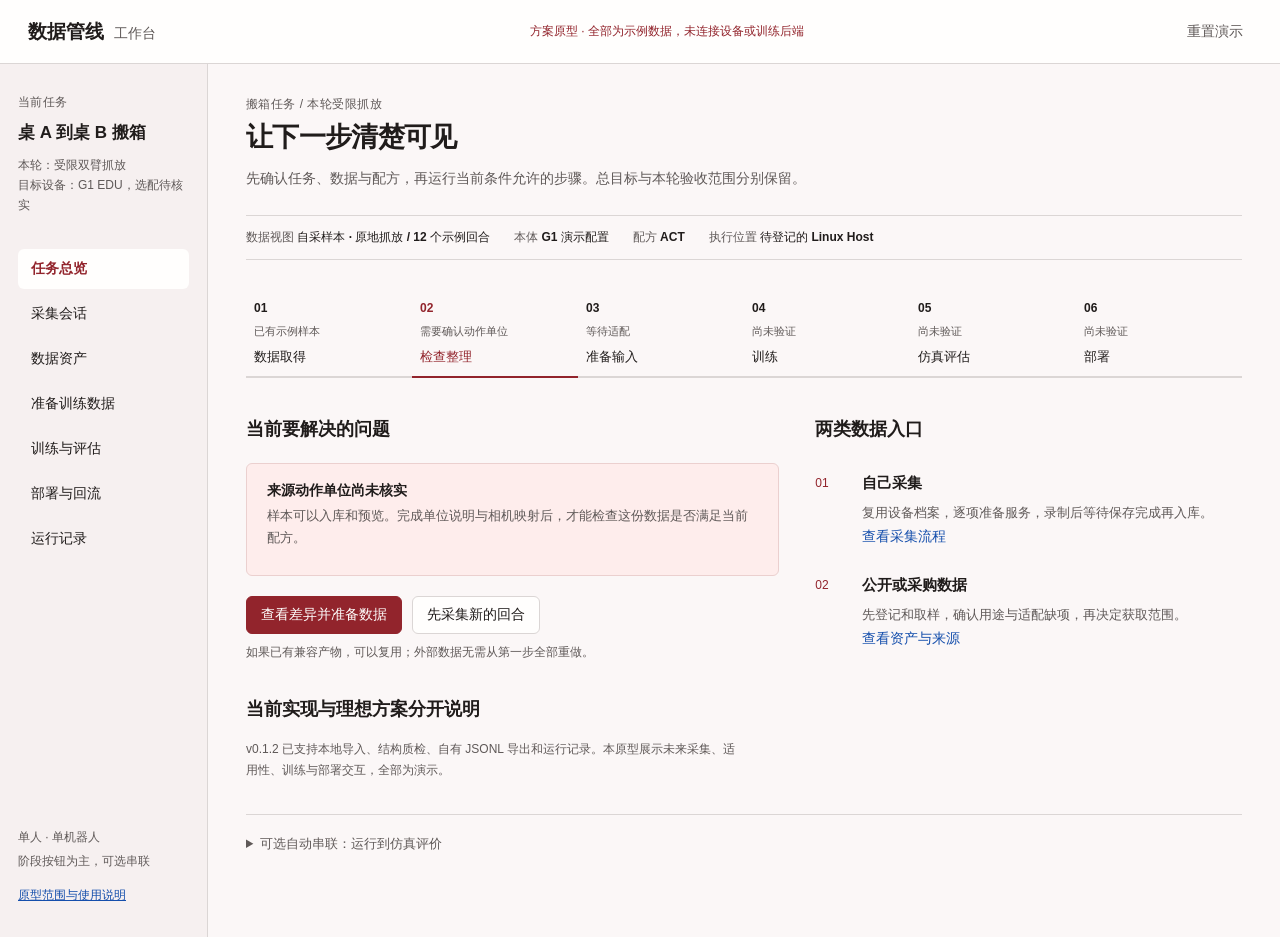
<file: docs/design/workbench_prototype/index.html>
<!doctype html>
<html lang="zh-CN">
<head><meta charset="utf-8"><meta name="viewport" content="width=device-width,initial-scale=1"><title>数据管线工作台 · 方案原型</title><link rel="stylesheet" href="styles.css"><script src="app.js" defer></script></head>
<body>
<a class="skip" href="#main">跳到主要内容</a>
<header><div class="brand"><strong>数据管线</strong><span>工作台</span></div><div class="prototype-label">方案原型 · 全部为示例数据，未连接设备或训练后端</div><button id="reset" class="text">重置演示</button></header>
<div class="shell">
<aside><div class="project-label">当前任务</div><strong class="project-title">桌 A 到桌 B 搬箱</strong><p class="project-note">本轮：受限双臂抓放<br>目标设备：G1 EDU，选配待核实</p><nav aria-label="工作区域" id="nav"></nav><div class="aside-bottom">单人 · 单机器人<br>阶段按钮为主，可选串联<br><a href="#design" id="design-link">原型范围与使用说明</a></div></aside>
<main id="main" tabindex="-1"><div id="message" role="status" hidden></div><div id="content"></div></main>
</div>
</body></html>
</file>
<file: docs/design/workbench_prototype/styles.css>
:root{color-scheme:light;--canvas:oklch(98% .004 25);--surface:oklch(99.7% .002 25);--ink:oklch(23% .007 25);--muted:oklch(47% .008 25);--line:oklch(88% .006 25);--soft:oklch(96% .006 25);--accent:oklch(44% .145 22);--tint:oklch(96% .018 22);--blue:oklch(45% .16 260);--good:oklch(40% .09 145);--warn:oklch(43% .10 70);font-family:-apple-system,BlinkMacSystemFont,"Segoe UI","Microsoft YaHei",sans-serif;font-size:14px;color:var(--ink);background:var(--canvas)}*{box-sizing:border-box}body{margin:0}button,input,select{font:inherit}button,a,input,select{outline-offset:4px}button:focus-visible,a:focus-visible,input:focus-visible,select:focus-visible{outline:2px solid var(--blue)}button{cursor:pointer;border:1px solid var(--line);border-radius:6px;background:var(--surface);color:var(--ink);padding:9px 14px;min-height:38px;transition:background 150ms}button:hover:enabled{background:var(--soft)}button:disabled{cursor:default;opacity:.46}button.primary{background:var(--accent);border-color:var(--accent);color:var(--surface)}button.primary:hover:enabled{background:oklch(37% .13 22)}button.text{border-color:transparent;background:transparent;color:var(--muted);padding:4px 8px}a{color:var(--blue)}p{line-height:1.7;max-width:75ch}header{height:64px;display:flex;align-items:center;justify-content:space-between;gap:24px;padding:0 28px;border-bottom:1px solid var(--line);background:var(--surface)}.brand{white-space:nowrap;display:flex;gap:10px;align-items:baseline}.brand strong{font-size:19px}.brand span{color:var(--muted)}.prototype-label{font-size:12px;color:var(--accent)}.shell{display:grid;grid-template-columns:208px minmax(0,1fr);min-height:calc(100vh - 64px)}aside{padding:30px 18px;background:var(--soft);border-right:1px solid var(--line);display:flex;flex-direction:column;gap:9px}.project-label,.eyebrow{font-size:12px;color:var(--muted);letter-spacing:.04em}.project-title{font-size:17px;line-height:1.5}.project-note{font-size:12px;color:var(--muted);margin:0 0 24px}nav{display:flex;flex-direction:column;gap:5px}nav button{text-align:left;border-color:transparent;background:transparent;padding:10px 12px}nav button[aria-current=page]{background:var(--surface);color:var(--accent);font-weight:600}.aside-bottom{margin-top:auto;padding-top:42px;font-size:12px;color:var(--muted);line-height:2}.aside-bottom a{display:block;margin-top:10px}main{min-width:0;padding:32px 38px 64px;max-width:1440px;width:100%}h1{font-size:27px;line-height:1.3;letter-spacing:-.025em;margin:7px 0 12px;font-weight:650}h2{font-size:18px;margin:0 0 16px;line-height:1.5}h3{font-size:15px;margin:0 0 9px}p{margin:8px 0}.lede{color:var(--muted);margin-bottom:24px}.context-line{display:flex;gap:12px 24px;flex-wrap:wrap;padding:13px 0;border-top:1px solid var(--line);border-bottom:1px solid var(--line);font-size:12px;color:var(--muted)}.context-line strong{color:var(--ink);font-weight:550}.stage-line{display:grid;grid-template-columns:repeat(6,1fr);margin:30px 0 38px;gap:0}.stage{border-radius:0;border-width:0 0 2px;border-color:var(--line);background:transparent;padding:10px 8px;text-align:left;font-size:13px}.stage span{display:block;font-size:11px;color:var(--muted);margin:9px 0}.stage.active{border-bottom-color:var(--accent);color:var(--accent)}.stage strong{font-size:12px;font-weight:550}.section{padding:26px 0;border-bottom:1px solid var(--line)}.section:first-child{padding-top:0}.split{display:grid;grid-template-columns:minmax(0,1fr) minmax(260px,.8fr);gap:36px}.split.wide{grid-template-columns:minmax(0,1.3fr) minmax(260px,.7fr)}.notice{padding:18px 20px;background:var(--tint);border:1px solid oklch(88% .03 22);border-radius:6px;margin:20px 0}.notice p{font-size:13px;color:var(--muted);margin-top:5px}.notice strong{font-weight:600}.actions{display:flex;gap:10px;flex-wrap:wrap;align-items:center;margin:20px 0 4px}.actions .hint{font-size:12px;color:var(--muted)}.small{font-size:12px;color:var(--muted);line-height:1.7}.status{font-size:12px;color:var(--muted);white-space:nowrap}.status.good{color:var(--good)}.status.warn{color:var(--warn)}.status.bad{color:var(--accent)}.status.blue{color:var(--blue)}.status::before{content:'●';font-size:8px;margin-right:7px;vertical-align:1px}.table-wrap{overflow:auto}table{width:100%;border-collapse:collapse;font-size:13px}th,td{text-align:left;border-bottom:1px solid var(--line);padding:13px 11px;line-height:1.65;vertical-align:top}th{font-size:12px;color:var(--muted);font-weight:500;background:var(--soft)}th:first-child,td:first-child{padding-left:0}tr.selected{background:var(--tint)}.table-button{padding:0;border:0;background:transparent;min-height:0;text-align:left;font-weight:550;color:var(--ink)}.row-description{display:block;font-size:12px;color:var(--muted);font-weight:400;margin-top:4px}.toolbar{display:flex;gap:12px;flex-wrap:wrap;align-items:center;margin:24px 0 17px}.toolbar input{flex:1;min-width:180px}.toolbar label{display:flex;gap:8px;align-items:center}.toolbar select{max-width:160px}input,select{padding:9px 11px;min-height:38px;background:var(--surface);border:1px solid var(--line);border-radius:5px;color:var(--ink)}input[type=checkbox]{min-height:0;accent-color:var(--accent)}.field{display:grid;gap:7px;margin:16px 0}.field input{width:100%}.field label{font-size:12px;font-weight:550}.definition{margin:0;display:grid;grid-template-columns:96px minmax(0,1fr);gap:13px 12px;font-size:13px;line-height:1.65}.definition dt{color:var(--muted)}.definition dd{margin:0;overflow-wrap:anywhere}.preview{min-height:188px;display:flex;flex-direction:column;justify-content:center;align-items:center;border:1px solid var(--line);background:var(--soft);text-align:center;padding:20px;color:var(--muted);gap:8px}.preview strong{color:var(--ink);font-size:17px}.state-title{display:flex;gap:12px;align-items:baseline;margin:26px 0 15px}.state-title strong{font-size:23px}.state-title span{color:var(--muted);font-size:12px}.check-list{list-style:none;margin:0;padding:0}.check-list li{display:flex;justify-content:space-between;gap:16px;padding:12px 0;border-bottom:1px solid var(--line);line-height:1.6}.check-list li>span:first-child{font-size:13px}.choice{display:flex;align-items:center;gap:9px;margin:16px 0;font-size:13px}.link-button{color:var(--blue);padding:0;border:0;min-height:0;background:none}.route-step{display:grid;grid-template-columns:34px 1fr;gap:13px;padding:15px 0}.route-step>span{font-size:12px;color:var(--accent);margin-top:2px}.route-step p{font-size:13px;color:var(--muted);margin:4px 0}.run-item{display:grid;grid-template-columns:96px 1fr auto;gap:20px;padding:17px 0;border-bottom:1px solid var(--line);align-items:start}.run-item .time{font-size:12px;color:var(--muted)}.run-item p{font-size:12px;color:var(--muted);margin:3px 0}#message{background:var(--surface);border:1px solid var(--line);padding:12px 15px;margin-bottom:20px;font-size:13px;border-radius:5px}.empty{padding:28px 0;color:var(--muted)}details{margin:20px 0}summary{cursor:pointer;color:var(--muted);font-size:13px}.skip{position:absolute;left:18px;top:-50px;padding:10px;background:var(--surface);z-index:5}.skip:focus{top:8px}[hidden]{display:none!important}@media(max-width:1100px){main{padding:28px}.split,.split.wide{grid-template-columns:1fr;gap:24px}.prototype-label{max-width:330px;line-height:1.6}.stage-line{margin-bottom:22px}.stage{font-size:12px}}@media(max-width:760px){header{height:auto;min-height:70px;padding:14px 18px;flex-wrap:wrap;gap:10px}.prototype-label{order:3;max-width:none;width:100%}.shell{grid-template-columns:1fr}aside{padding:18px;border-right:0;border-bottom:1px solid var(--line)}.project-note,.project-label,.aside-bottom{display:none}.project-title{font-size:15px}nav{flex-direction:row;overflow:auto;margin-top:10px}nav button{flex-shrink:0;font-size:12px;padding:8px}main{padding:24px 18px 40px}h1{font-size:24px}.stage-line{grid-template-columns:repeat(3,1fr)}.run-item{grid-template-columns:74px 1fr;gap:10px}.run-item>.status{grid-column:2}.context-line{gap:8px 16px}.toolbar input{width:100%}}@media(prefers-reduced-motion:reduce){*{transition:none!important;scroll-behavior:auto!important}}
</file>
